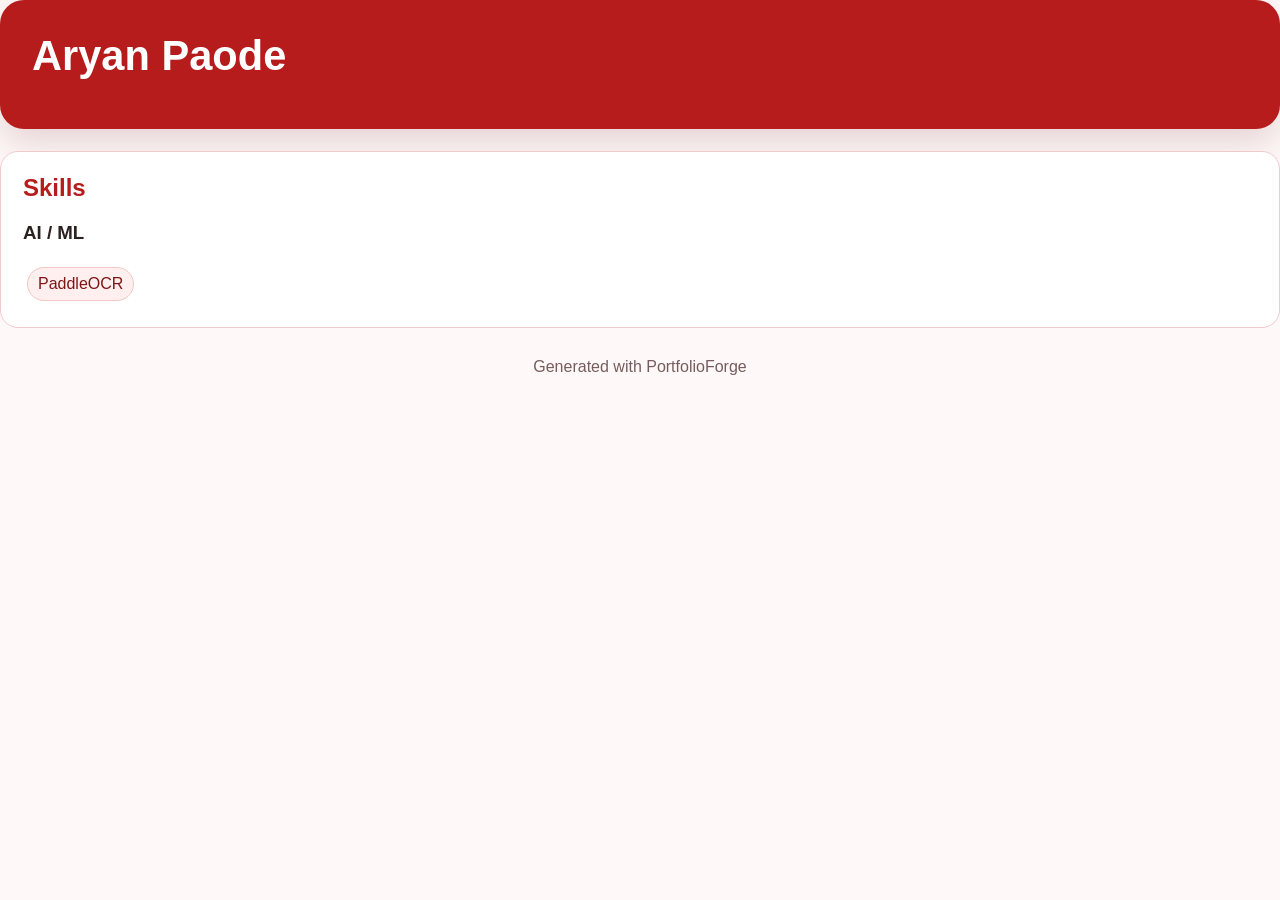
<file: evidence/2026-10-03_Initial_Portfolio.html>
<!doctype html><html><head><meta charset="utf-8"><meta name="viewport" content="width=device-width,initial-scale=1">
<title>Aryan Paode - PortfolioForge</title>
<style>
                :root{font-family:Arial,system-ui,sans-serif;color:#2b2020;background:#fff8f8}
                *{box-sizing:border-box} body{margin:0}
                .shell{max-width:960px;margin:0 auto;padding:38px 20px 64px}
                .hero{background:#b71c1c;color:white;border-radius:24px;padding:32px;box-shadow:0 14px 36px rgba(80,0,0,.15)}
                .hero h1{font-size:2.6rem;margin:0 0 6px}.role{font-size:1.25rem;font-weight:700}.summary{font-size:1.08rem;line-height:1.7}
                .links a{display:inline-block;margin:6px 8px 0 0;padding:8px 12px;border-radius:999px;background:white;color:#b71c1c;text-decoration:none;font-weight:700}
                .section{background:white;border:1px solid #f0caca;border-radius:18px;padding:22px;margin-top:22px}
                h2{color:#b71c1c;margin-top:0}.chip{display:inline-block;background:#fff0ef;color:#7f1515;border:1px solid #f2c7c4;padding:7px 10px;border-radius:999px;margin:4px}
                .card{border-left:4px solid #b71c1c;background:#fffafa;padding:16px;margin:12px 0;border-radius:10px}.muted{color:#765d5d}a{color:#b71c1c}
                @media(max-width:600px){.shell{padding:20px 12px 42px}.hero{padding:22px}.hero h1{font-size:2rem}}
            </style></head><body><main class=\"shell\">
<section class="hero"><h1>Aryan Paode</h1><div class="role"></div><p class="summary"></p>
<p> </p><div class="links"> </div></section>
<section class="section"><h2>Skills</h2>
<h3>AI / ML</h3><div><span class="chip">PaddleOCR</span></div>
</section>
<p class="muted" style="text-align:center;margin-top:30px">Generated with PortfolioForge</p></main></body></html>
</file>
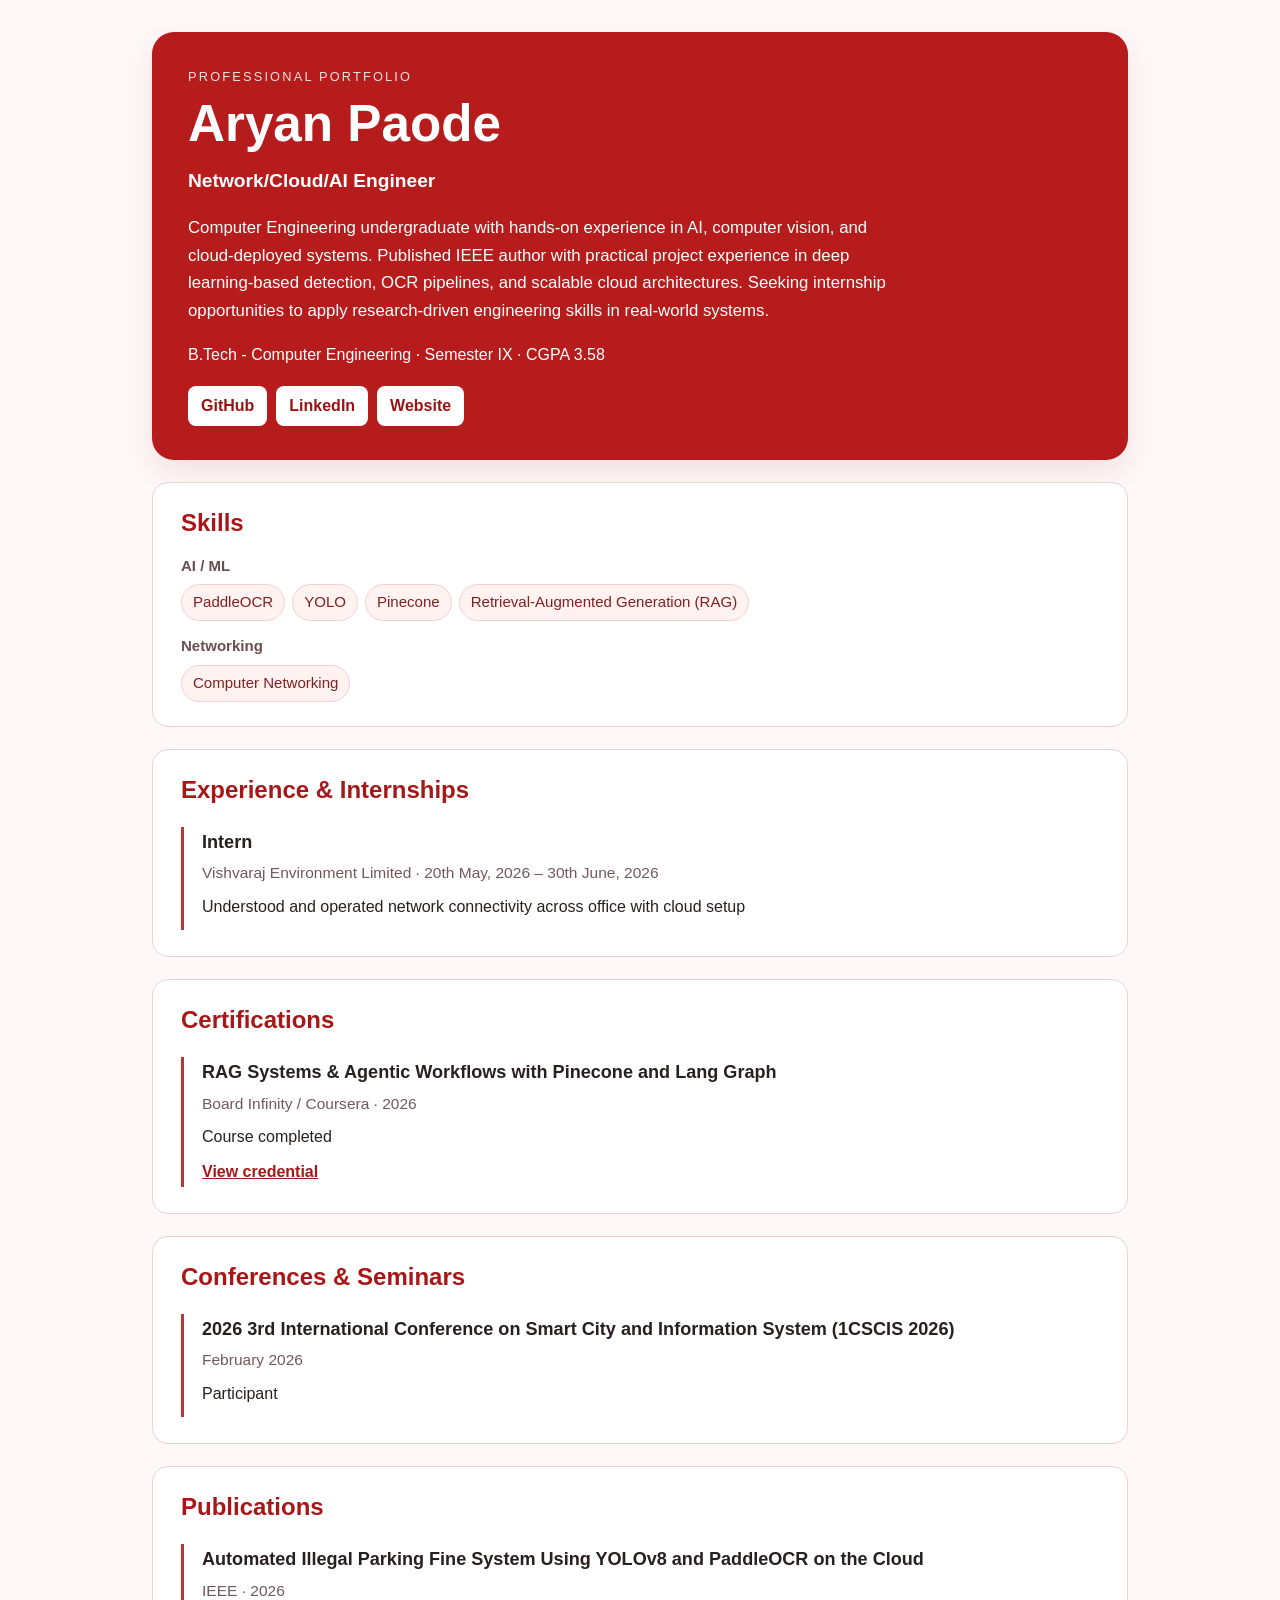
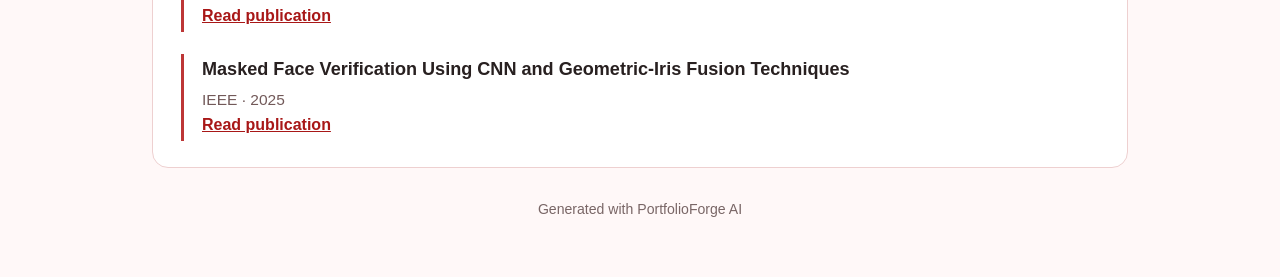
<file: evidence/2026-10-10_Improved_Portfolio.html>
<!doctype html><html lang="en"><head><meta charset="utf-8"><meta name="viewport" content="width=device-width,initial-scale=1">
<title>Aryan Paode — PortfolioForge</title>
<style>
                :root{font-family:Arial,system-ui,sans-serif;color:#282020;background:#fff8f8;line-height:1.65}
                *{box-sizing:border-box}body{margin:0}.shell{max-width:1020px;margin:auto;padding:32px 22px 56px}
                .hero{background:#b71c1c;color:white;border-radius:22px;padding:34px 36px;box-shadow:0 12px 30px #61000018}
                .eyebrow{font-size:.8rem;letter-spacing:.17em;text-transform:uppercase;opacity:.86;margin:0 0 8px}
                h1{font-size:clamp(2rem,5vw,3.2rem);line-height:1.14;margin:0 0 12px;overflow-wrap:anywhere}
                .role{font-size:1.2rem;font-weight:700}.summary{font-size:1.05rem;max-width:78ch;white-space:pre-line}
                .links{display:flex;flex-wrap:wrap;gap:9px;margin-top:18px}.links a{background:#fff;color:#981313;text-decoration:none;border-radius:8px;padding:7px 13px;font-weight:700}
                .section{background:#fff;border:1px solid #eed0d0;border-radius:16px;padding:24px 28px;margin-top:22px}
                h2{color:#a81717;font-size:1.5rem;margin:0 0 16px;line-height:1.3}h3{margin:0 0 5px;font-size:1.13rem;line-height:1.45;overflow-wrap:anywhere}
                .skill-group{margin-top:14px}.skill-group h3{font-size:.94rem;color:#665050}.chips{display:flex;flex-wrap:wrap;gap:7px;margin-top:8px}
                .chip{background:#fff2f1;color:#822020;border:1px solid #f0d2cf;padding:5px 11px;border-radius:30px;font-size:.94rem}
                .entry{border-left:3px solid #bd3636;padding:2px 0 2px 18px;margin:22px 0}.entry:last-child{margin-bottom:2px}
                .meta{color:#725959;font-size:.97rem}.description{white-space:pre-line;margin:8px 0;overflow-wrap:anywhere}.entry a{color:#a81717;font-weight:700;overflow-wrap:anywhere}
                footer{color:#796666;text-align:center;margin-top:30px;font-size:.88rem}
                @media(max-width:560px){.shell{padding:16px 12px 35px}.hero{padding:25px 21px}.section{padding:20px 18px}.entry{padding-left:12px}}
                @media print{body{background:white}.shell{padding:0;max-width:none}.hero{box-shadow:none;break-inside:avoid}.section{border:0;padding:15px 0}.entry{break-inside:avoid}a{color:inherit}footer{font-size:10pt}}
            </style></head><body><main class="shell">
<header class="hero"><p class="eyebrow">Professional portfolio</p><h1>Aryan Paode</h1>
<div class="role">Network/Cloud/AI Engineer</div>
<p class="summary">Computer Engineering undergraduate with hands-on experience in AI, computer vision, and cloud-deployed systems. Published IEEE author with practical project experience in deep learning-based detection, OCR pipelines, and scalable cloud architectures. Seeking internship opportunities to apply research-driven engineering skills in real-world systems.</p>
<p>B.Tech - Computer Engineering · Semester IX · CGPA 3.58</p>
<nav class="links" aria-label="Profile links"><a href="https://github.com/gratedcarrot" target="_blank" rel="noopener noreferrer">GitHub</a><a href="https://www.linkedin.com/in/aryan-paode-878417390" target="_blank" rel="noopener noreferrer">LinkedIn</a><a href="https://aryanpaode.github.io/" target="_blank" rel="noopener noreferrer">Website</a></nav>
</header>
<section class="section" data-section="Skills"><h2>Skills</h2>
<div class="skill-group"><h3>AI / ML</h3><div class="chips"><span class="chip">PaddleOCR</span><span class="chip">YOLO</span><span class="chip">Pinecone</span><span class="chip">Retrieval-Augmented Generation (RAG)</span></div></div>
<div class="skill-group"><h3>Networking</h3><div class="chips"><span class="chip">Computer Networking</span></div></div>
</section>
<section class="section" data-section="Internship"><h2>Experience &amp; Internships</h2>
<article class="entry"><h3>Intern</h3>
<div class="meta">Vishvaraj Environment Limited · 20th May, 2026 – 30th June, 2026</div>
<p class="description">Understood and operated network connectivity across office with cloud setup</p>

</article>
</section>
<section class="section" data-section="Certification"><h2>Certifications</h2>
<article class="entry"><h3>RAG Systems &amp; Agentic Workflows with Pinecone and Lang Graph</h3>
<div class="meta">Board Infinity / Coursera · 2026</div>
<p class="description">Course completed</p>
<a href="https://coursera.org/verifyIAVXX6KFOQNAB" target="_blank" rel="noopener noreferrer">View credential</a>
</article>
</section>
<section class="section" data-section="Conference"><h2>Conferences &amp; Seminars</h2>
<article class="entry"><h3>2026 3rd International Conference on Smart City and Information System (1CSCIS 2026)</h3>
<div class="meta">February 2026</div>
<p class="description">Participant</p>

</article>
</section>
<section class="section" data-section="Publication"><h2>Publications</h2>
<article class="entry"><h3>Automated Illegal Parking Fine System Using YOLOv8 and PaddleOCR on the Cloud</h3>
<div class="meta">IEEE · 2026</div>
<a href="https://ieeexplore.ieee.org/document/11453485/" target="_blank" rel="noopener noreferrer">Read publication</a>
</article>
<article class="entry"><h3>Masked Face Verification Using CNN and Geometric-Iris Fusion Techniques</h3>
<div class="meta">IEEE · 2025</div>
<a href="https://ieeexplore.ieee.org/document/11333472" target="_blank" rel="noopener noreferrer">Read publication</a>
</article>
</section>
<footer>Generated with PortfolioForge AI</footer></main></body></html>
</file>
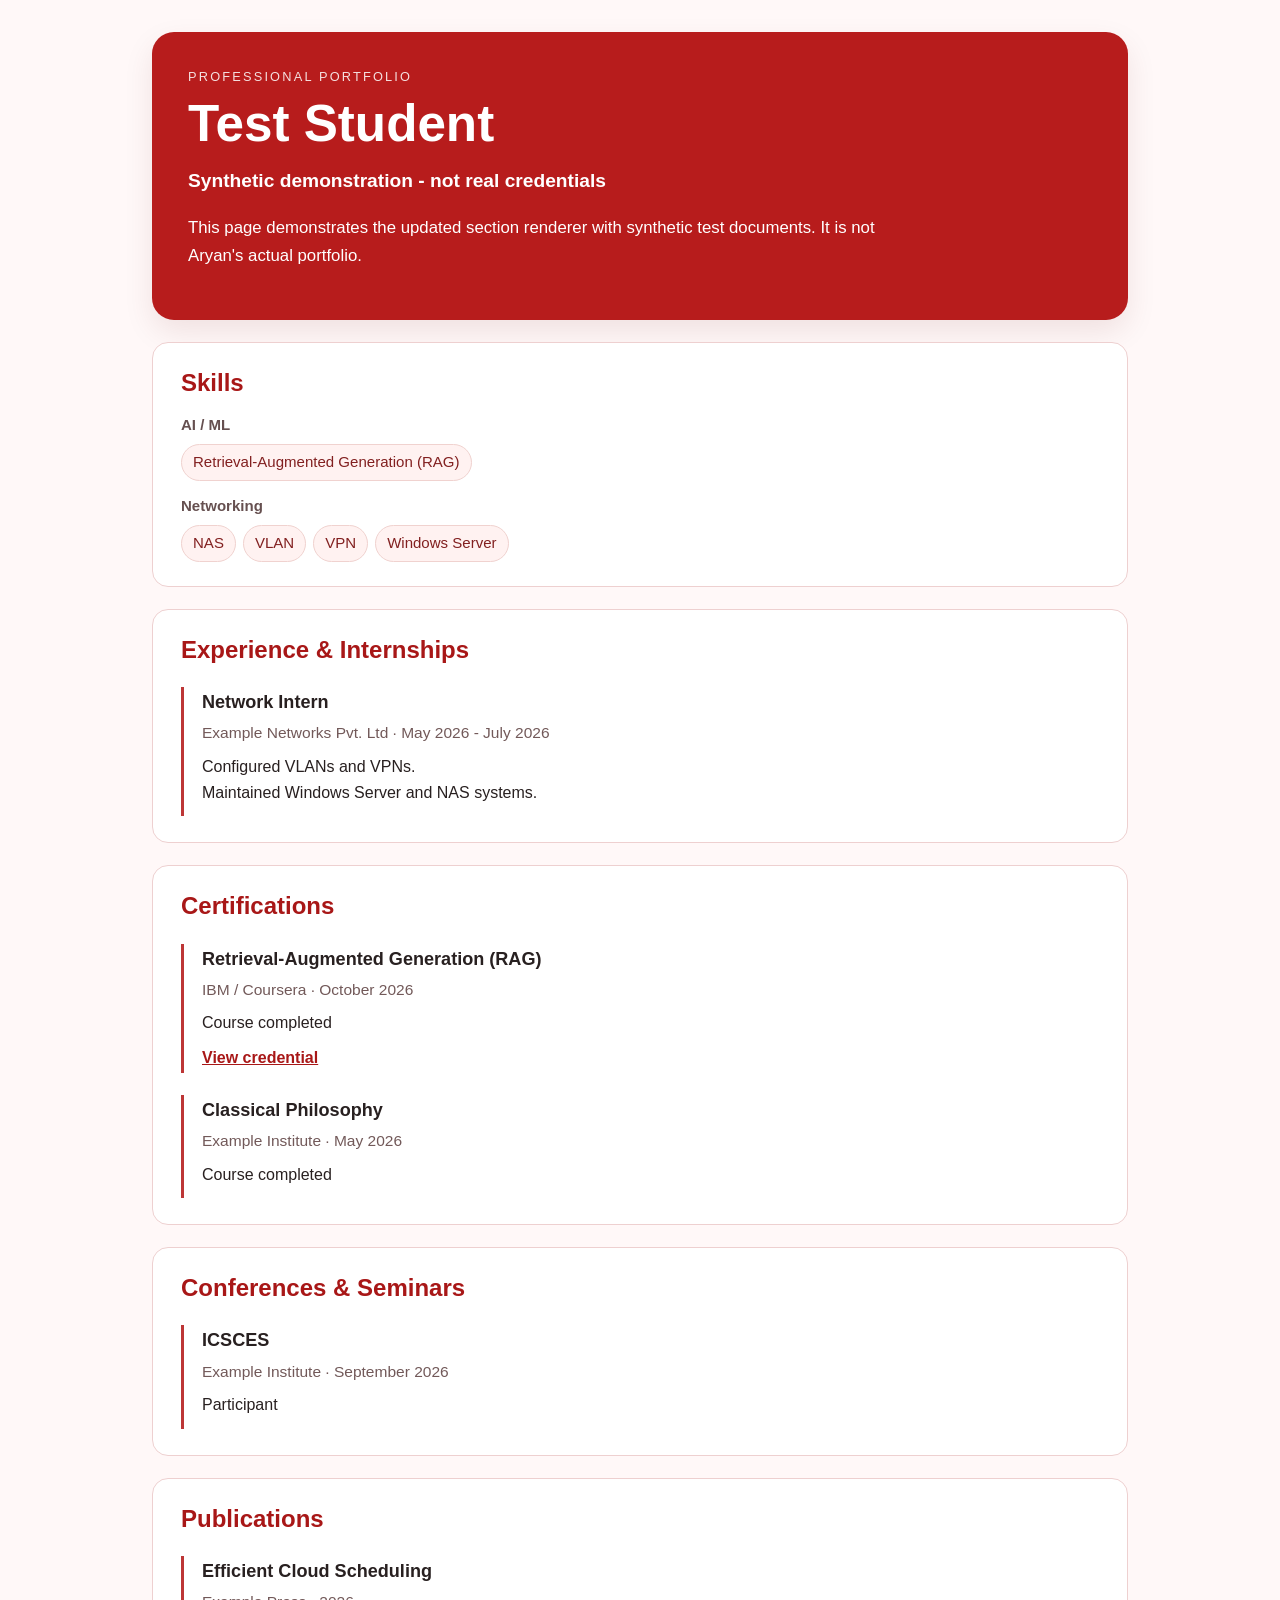
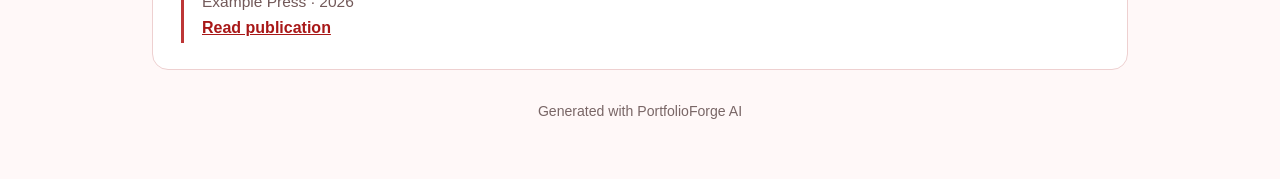
<file: examples/Synthetic_Portfolio_Preview.html>
<!doctype html><html lang="en"><head><meta charset="utf-8"><meta name="viewport" content="width=device-width,initial-scale=1">
<title>Test Student — PortfolioForge</title>
<style>
                :root{font-family:Arial,system-ui,sans-serif;color:#282020;background:#fff8f8;line-height:1.65}
                *{box-sizing:border-box}body{margin:0}.shell{max-width:1020px;margin:auto;padding:32px 22px 56px}
                .hero{background:#b71c1c;color:white;border-radius:22px;padding:34px 36px;box-shadow:0 12px 30px #61000018}
                .eyebrow{font-size:.8rem;letter-spacing:.17em;text-transform:uppercase;opacity:.86;margin:0 0 8px}
                h1{font-size:clamp(2rem,5vw,3.2rem);line-height:1.14;margin:0 0 12px;overflow-wrap:anywhere}
                .role{font-size:1.2rem;font-weight:700}.summary{font-size:1.05rem;max-width:78ch;white-space:pre-line}
                .links{display:flex;flex-wrap:wrap;gap:9px;margin-top:18px}.links a{background:#fff;color:#981313;text-decoration:none;border-radius:8px;padding:7px 13px;font-weight:700}
                .section{background:#fff;border:1px solid #eed0d0;border-radius:16px;padding:24px 28px;margin-top:22px}
                h2{color:#a81717;font-size:1.5rem;margin:0 0 16px;line-height:1.3}h3{margin:0 0 5px;font-size:1.13rem;line-height:1.45;overflow-wrap:anywhere}
                .skill-group{margin-top:14px}.skill-group h3{font-size:.94rem;color:#665050}.chips{display:flex;flex-wrap:wrap;gap:7px;margin-top:8px}
                .chip{background:#fff2f1;color:#822020;border:1px solid #f0d2cf;padding:5px 11px;border-radius:30px;font-size:.94rem}
                .entry{border-left:3px solid #bd3636;padding:2px 0 2px 18px;margin:22px 0}.entry:last-child{margin-bottom:2px}
                .meta{color:#725959;font-size:.97rem}.description{white-space:pre-line;margin:8px 0;overflow-wrap:anywhere}.entry a{color:#a81717;font-weight:700;overflow-wrap:anywhere}
                footer{color:#796666;text-align:center;margin-top:30px;font-size:.88rem}
                @media(max-width:560px){.shell{padding:16px 12px 35px}.hero{padding:25px 21px}.section{padding:20px 18px}.entry{padding-left:12px}}
                @media print{body{background:white}.shell{padding:0;max-width:none}.hero{box-shadow:none;break-inside:avoid}.section{border:0;padding:15px 0}.entry{break-inside:avoid}a{color:inherit}footer{font-size:10pt}}
            </style></head><body><main class="shell">
<header class="hero"><p class="eyebrow">Professional portfolio</p><h1>Test Student</h1>
<div class="role">Synthetic demonstration - not real credentials</div>
<p class="summary">This page demonstrates the updated section renderer with synthetic test documents. It is not Aryan&#39;s actual portfolio.</p>
</header>
<section class="section" data-section="Skills"><h2>Skills</h2>
<div class="skill-group"><h3>AI / ML</h3><div class="chips"><span class="chip">Retrieval-Augmented Generation (RAG)</span></div></div>
<div class="skill-group"><h3>Networking</h3><div class="chips"><span class="chip">NAS</span><span class="chip">VLAN</span><span class="chip">VPN</span><span class="chip">Windows Server</span></div></div>
</section>
<section class="section" data-section="Internship"><h2>Experience &amp; Internships</h2>
<article class="entry"><h3>Network Intern</h3>
<div class="meta">Example Networks Pvt. Ltd · May 2026 - July 2026</div>
<p class="description">Configured VLANs and VPNs.
Maintained Windows Server and NAS systems.</p>

</article>
</section>
<section class="section" data-section="Certification"><h2>Certifications</h2>
<article class="entry"><h3>Retrieval-Augmented Generation (RAG)</h3>
<div class="meta">IBM / Coursera · October 2026</div>
<p class="description">Course completed</p>
<a href="https://www.coursera.org/account/accomplishments/verify/EXAMPLE" target="_blank" rel="noopener noreferrer">View credential</a>
</article>
<article class="entry"><h3>Classical Philosophy</h3>
<div class="meta">Example Institute · May 2026</div>
<p class="description">Course completed</p>

</article>
</section>
<section class="section" data-section="Conference"><h2>Conferences &amp; Seminars</h2>
<article class="entry"><h3>ICSCES</h3>
<div class="meta">Example Institute · September 2026</div>
<p class="description">Participant</p>

</article>
</section>
<section class="section" data-section="Publication"><h2>Publications</h2>
<article class="entry"><h3>Efficient Cloud Scheduling</h3>
<div class="meta">Example Press · 2026</div>
<a href="https://example.org/papers/efficient-cloud-scheduling" target="_blank" rel="noopener noreferrer">Read publication</a>
</article>
</section>
<footer>Generated with PortfolioForge AI</footer></main></body></html>
</file>
